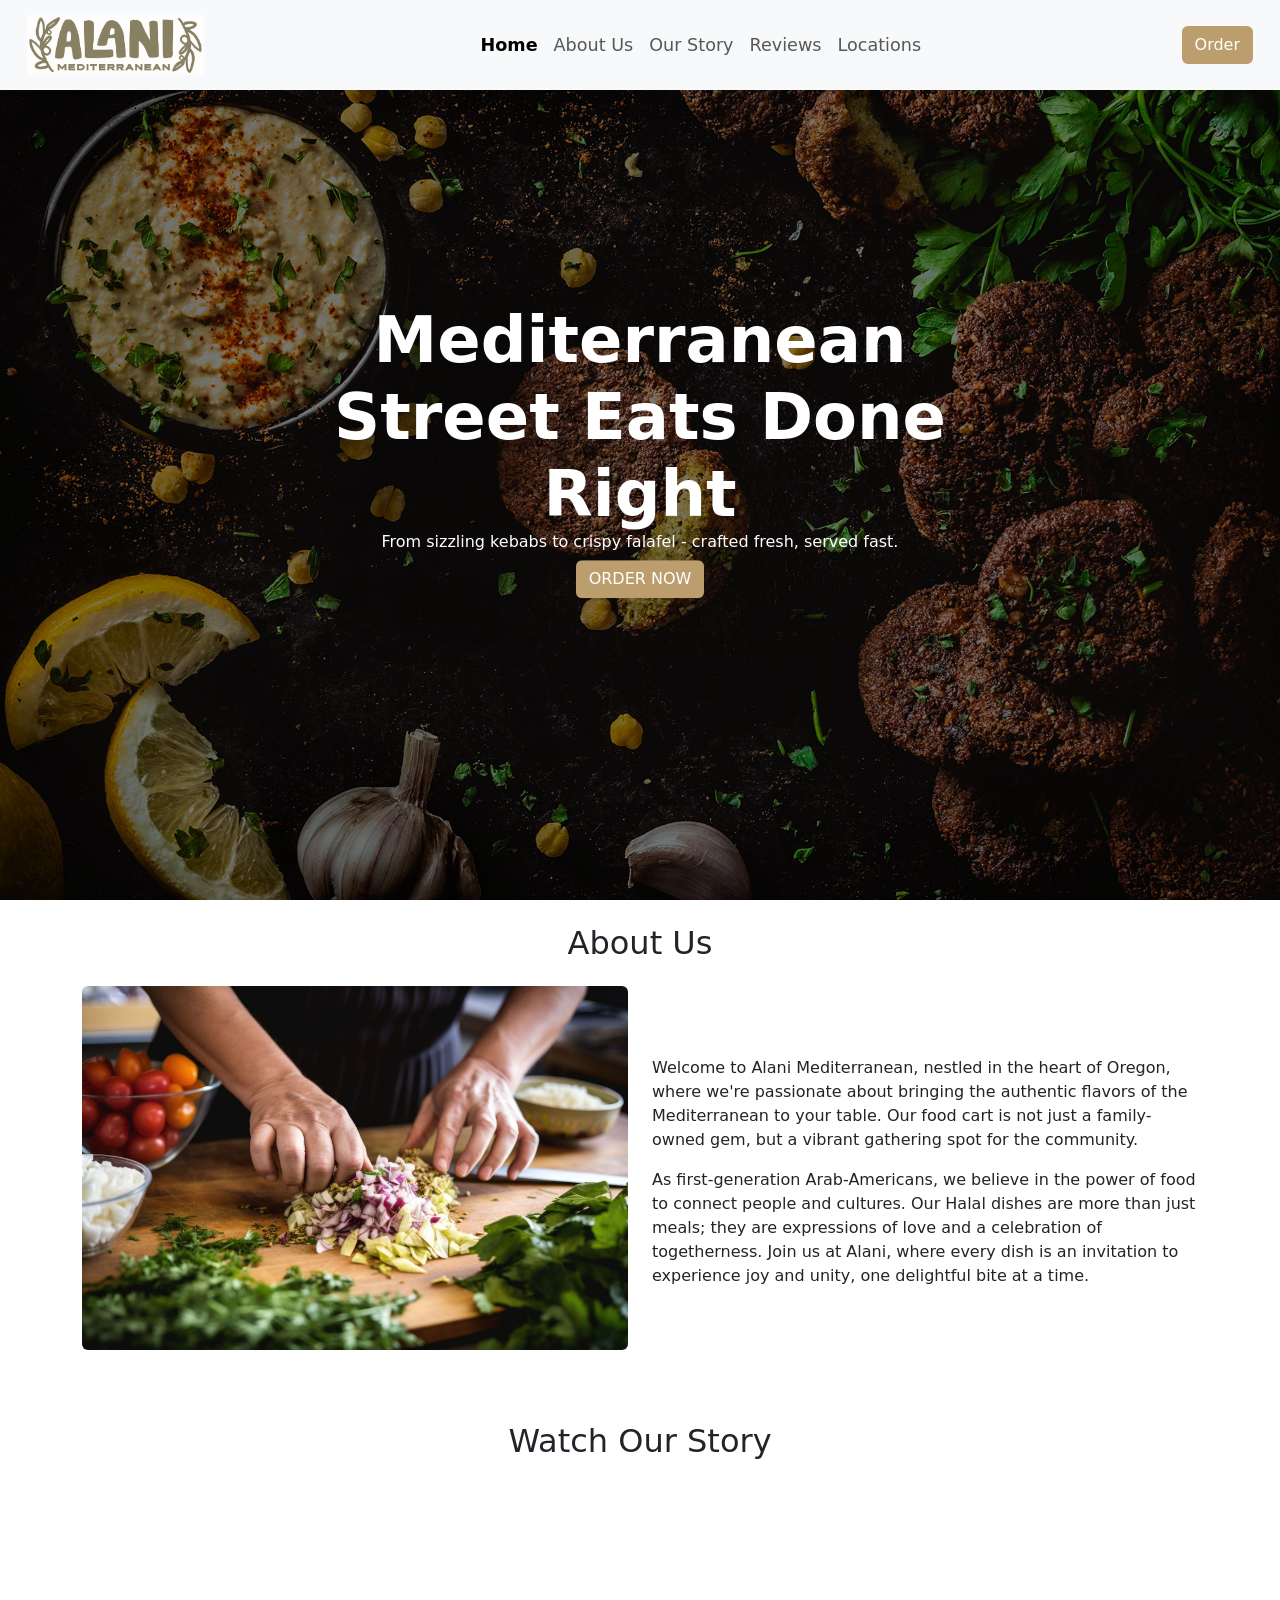
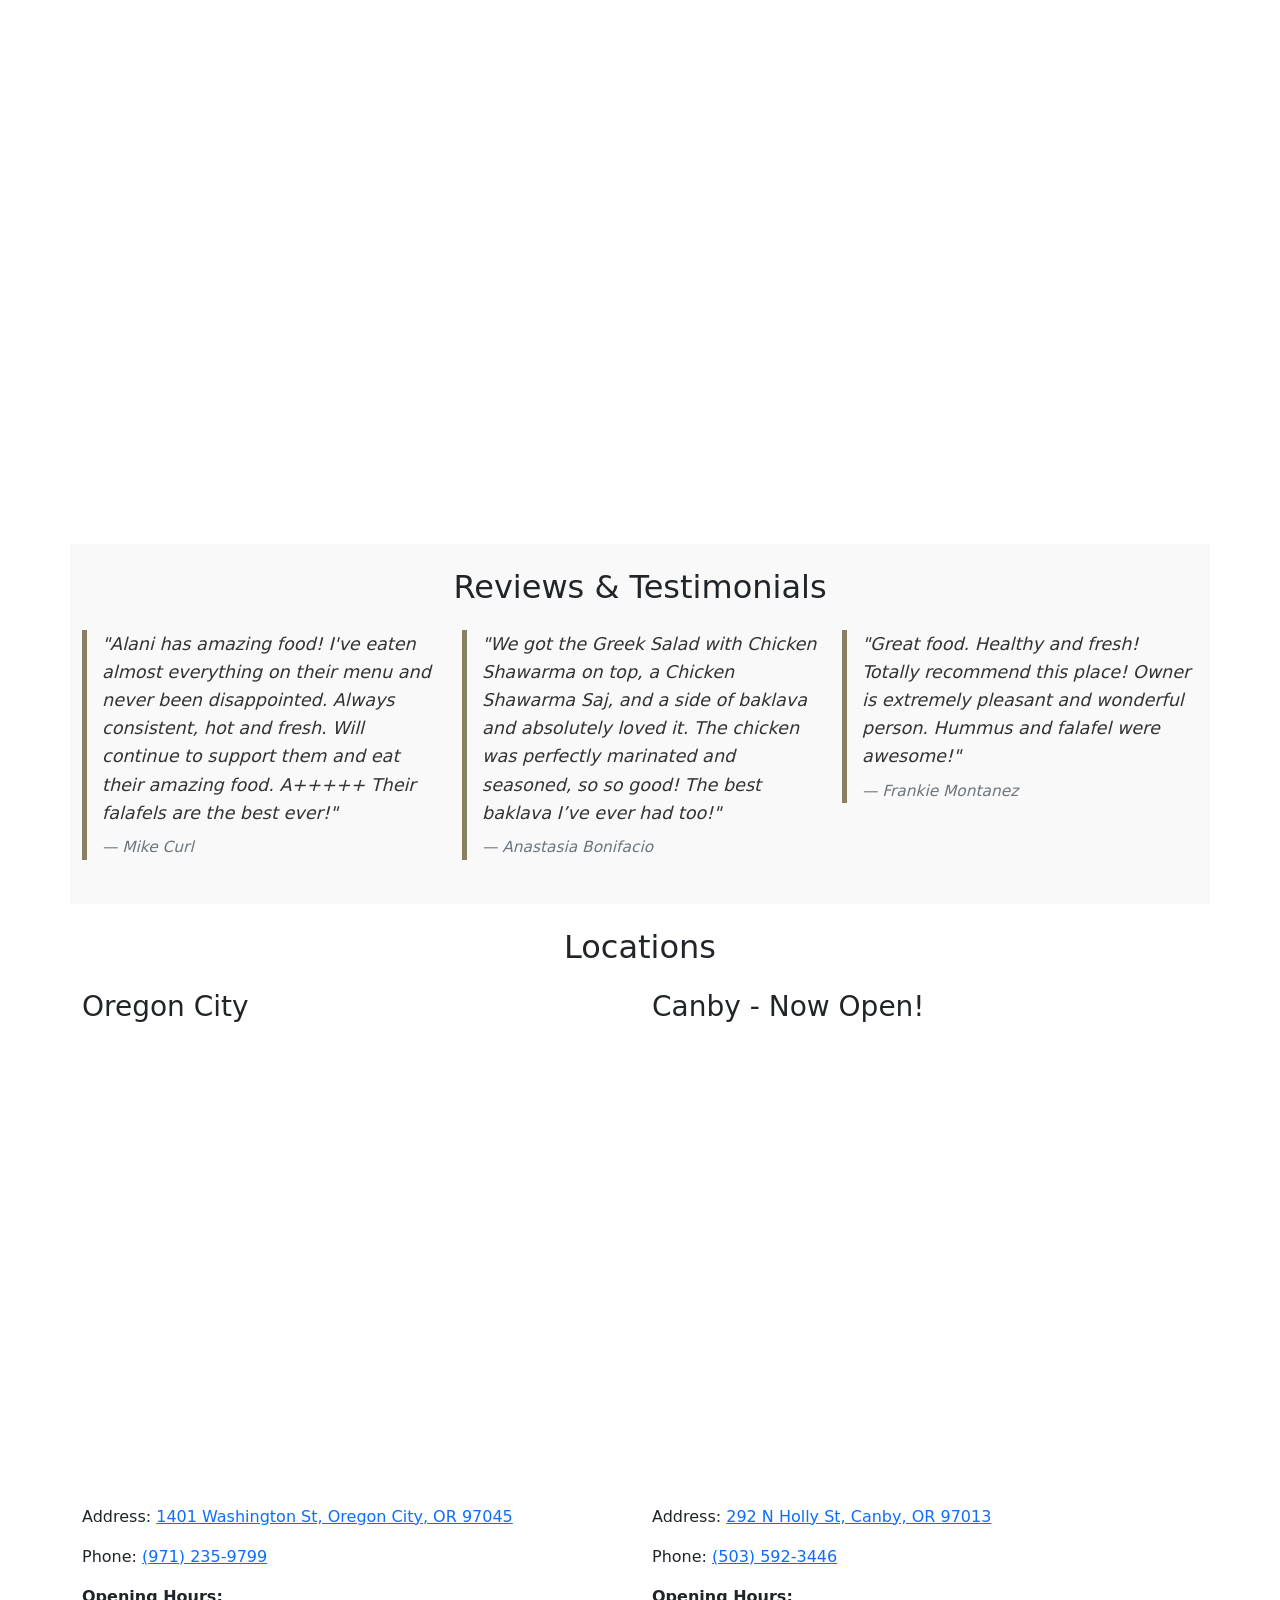
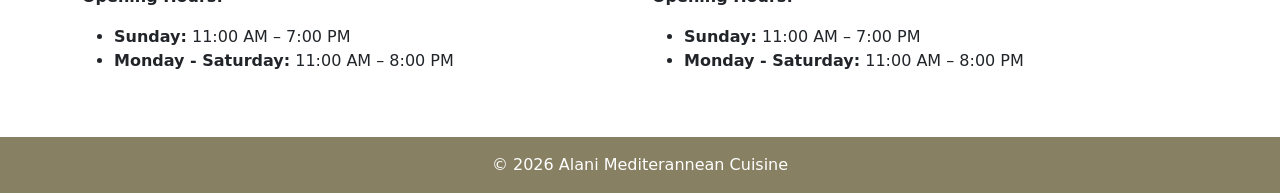
<file: index.html>
<!DOCTYPE html>
<html lang="en">
<head>
    <meta charset="UTF-8">
    <meta name="viewport" content="width=device-width, initial-scale=1.0">
    <meta name="description"
    content="Mediterranean Food Carts serving Halal family recipes. Owned by first-gen Arab-Americans. Located at Oregon City Brewing Company and Canby Beer Library.">

    <title>Alani Mediterranean | Food Carts in Oregon City and Canby</title>

    <!-- Bootstrap CSS, JS, and custom CSS -->
    <link href="bootstrap.min.css" rel="stylesheet">
    <link rel="stylesheet" href="styles.css">
    <script src="bootstrap.bundle.min.js" defer></script>

    <!-- Favicons -->
    <link rel="apple-touch-icon" sizes="180x180" href="assets/apple-touch-icon.png">
    <link rel="icon" type="image/png" sizes="32x32" href="assets/favicon-32x32.png">
    <link rel="icon" type="image/png" sizes="16x16" href="assets/favicon-16x16.png">
    <link rel="manifest" href="assets/site.webmanifest">
</head>
<body>
    <header>
        <!-- Navigation Bar -->
        <nav class="navbar navbar-expand-lg navbar-togglable fixed-top navbar-light bg-light">
            <div class="container-fluid">
                <!-- Logo -->
                <a class="navbar-brand" href="#">
                    <img src="assets/img/horizontal-logo-brand-new.jpg" alt="Alani Mediterranean Logo" height="40">
                </a>
                
                <!-- New Flex Container for Mobile Order Button and Toggler -->
                <div class="d-flex align-items-center">
                    <!-- Order Button for Mobile View -->
                    <a class="btn order-btn order-button-mobile me-2" href="https://order.online/business/alani-mediterranean-799109" role="button">Order</a>
            
                    <!-- Toggler Button -->
                    <button class="navbar-toggler" type="button" data-bs-toggle="collapse" 
                            data-bs-target="#navbarNav" aria-controls="navbarNav" 
                            aria-expanded="false" aria-label="Toggle navigation">
                        <span class="navbar-toggler-icon"></span>
                    </button>
                </div>
        
                <!-- Navbar links -->
                <div class="collapse navbar-collapse justify-content-center" id="navbarNav">
                    <ul class="navbar-nav">
                        <li class="nav-item">
                            <a class="nav-link" href="#home">Home</a>
                        </li>
                        <li class="nav-item">
                            <a class="nav-link" href="#about-us">About Us</a>
                        </li>
                        <li class="nav-item">
                            <a class="nav-link" href="#our-story">Our Story</a>
                        </li>
                        <li class="nav-item">
                            <a class="nav-link" href="#reviews">Reviews</a>
                        </li>
                        <li class="nav-item">
                            <a class="nav-link" href="#locations">Locations</a>
                        </li>
                    </ul>
                </div>
        
                <!-- Order Button for Desktop View -->
                <a class="btn order-btn order-button-desktop" href="https://order.online/business/alani-mediterranean-799109" role="button">Order</a>
            </div>
        </nav>
    </header>

    <main>
        <!-- Home Section -->
        <section id="home">
            <!-- Overlay element over main image -->
            <div class="overlay"></div>
            <img src="assets/img/main.jpg" alt="Main Image" class="img-fluid w-100">
            
            <div class="header-text">
                <!-- Preheading -->
                <!-- <h6 class="text-xs">
                  <span class="text-primary">Café</span> / Restaurant
                </h6> -->
      
                <!-- Heading -->
                <h1 class="display-3 fw-bold mb-0">
                  Mediterranean Street Eats Done Right
                </h1>
      
                <!-- Subheading -->
                <h2 class="text-white-75 mb-7 fs-6">
                    From sizzling kebabs to crispy falafel - crafted fresh, served fast.
                </h2>
      
                <!-- Button -->
                <a class="btn order-btn mb-7 mb-md-0" href="https://order.online/business/alani-mediterranean-799109">
                  ORDER NOW
                </a>
            </div>
        </div>
        </section>
        
        <!-- About Us Section -->
        <section id="about-us" class="container py-4">
            <h2 class="text-center mb-4">About Us</h2>
            <div class="row align-items-center">
                <!-- Image Column -->
                <div class="col-lg-6 mb-4">
                    <img src="assets/img/about-us.jpg" alt="About Us" class="img-fluid rounded">
                </div>
                
                <!-- Text Column -->
                <div class="col-lg-6">
                    <p>Welcome to Alani Mediterranean, nestled in the heart of Oregon, where we're passionate about bringing the authentic flavors of the Mediterranean to your table. Our food cart is not just a family-owned gem, but a vibrant gathering spot for the community.</p>
                    <p>As first-generation Arab-Americans, we believe in the power of food to connect people and cultures. Our Halal dishes are more than just meals; they are expressions of love and a celebration of togetherness. Join us at Alani, where every dish is an invitation to experience joy and unity, one delightful bite at a time.</p>
                </div>
            </div>
        </section>

        <!-- Our Story Section -->
        <section id="our-story" class="container py-4">
            <h2 class="text-center mb-4">Watch Our Story</h2>
            <div class="row">
                <div class="col-12"> <!-- Updated class to take full width -->
                    <!-- Embed YouTube Video -->
                    <iframe width="100%" height="auto" src="https://www.youtube.com/embed/lEvMk_0CDlM?si=6AauVFbX7jT-zfp7" title="YouTube video player" frameborder="0" allow="accelerometer; autoplay; clipboard-write; encrypted-media; gyroscope; picture-in-picture" allowfullscreen style="aspect-ratio: 16 / 9;"></iframe>
                </div>
            </div>
        </section>

        <!-- Reviews/Testimonials Section -->
        <section id="reviews" class="container py-4">
            <h2 class="text-center mb-4">Reviews & Testimonials</h2>
            <div class="row">
                <!-- First Review -->
                <div class="col-lg-4">
                    <blockquote class="blockquote">
                        "Alani has amazing food! I've eaten almost everything on their menu and never been disappointed. Always consistent, hot and fresh.  Will continue to support them and eat their amazing food. A+++++
                        Their falafels are the best ever!"
                        <footer class="blockquote-footer mt-2">Mike Curl</footer>
                    </blockquote>
                </div>

                <!-- Second Review -->
                <div class="col-lg-4">
                    <blockquote class="blockquote">
                        "We got the Greek Salad with Chicken Shawarma on top, a Chicken Shawarma Saj, and a side of baklava and absolutely loved it. The chicken was perfectly marinated and seasoned, so so good! The best baklava I’ve ever had too!"
                        <footer class="blockquote-footer mt-2">Anastasia Bonifacio</footer>
                    </blockquote>
                </div>

                <!-- Third Review -->
                <div class="col-lg-4">
                    <blockquote class="blockquote">
                        "Great food. Healthy and fresh! Totally recommend this place! Owner is extremely pleasant and wonderful person. Hummus and falafel were awesome!"
                        <footer class="blockquote-footer mt-2">Frankie Montanez</footer>
                    </blockquote>
                </div>
            </div>
        </section>




        <!-- Locations Section -->
        <section id="locations" class="container py-4">
            <h2 class="text-center mb-4">Locations</h2>
            
            <div class="row">
                <!-- Google Maps Embed Oregon City -->
                <div class="col-12 col-lg-6 mb-4">
                    <h3>Oregon City</h3>
                    <iframe class="responsive-map" src="https://www.google.com/maps/embed?pb=!1m18!1m12!1m3!1d2803.355396086081!2d-122.60274972373156!3d45.36182297107244!2m3!1f0!2f0!3f0!3m2!1i1024!2i768!4f13.1!3m3!1m2!1s0x54950ba92ebb0003%3A0xd765152a50509a02!2sAlani%20Food%20Cart!5e0!3m2!1sen!2sus!4v1704487600923!5m2!1sen!2sus&zoom=9" 
                        style="border:0;" allowfullscreen="" loading="lazy" referrerpolicy="no-referrer-when-downgrade"></iframe>
                    <p class="mt-3">
                        Address: <a href="https://maps.app.goo.gl/pPR1YCFwHn9PLgpj9" target="_blank">1401 Washington St, Oregon City, OR 97045</a>
                    </p>
                    <p>
                        Phone: <a href="tel:+19712359799">(971) 235-9799</a>
                    </p>
                    <p class="fw-bold">Opening Hours:</p>
                    <ul>
                        <li><strong>Sunday:</strong> 11:00 AM – 7:00 PM</li>
                        <li><strong>Monday - Saturday:</strong> 11:00 AM – 8:00 PM</li>
                    </ul>
                </div>
                
                <!-- Google Maps Embed Canby -->
                <div class="col-12 col-lg-6 mb-4">
                    <h3>Canby - Now Open!</h3>
                    <iframe class="responsive-map" src="https://www.google.com/maps/embed?pb=!1m18!1m12!1m3!1d2808.206180378866!2d-122.69764678472671!3d45.26384279999999!2m3!1f0!2f0!3f0!3m2!1i1024!2i768!4f13.1!3m3!1m2!1s0x549565f7d516ae29%3A0xa307c9ea85058a9c!2sAlani%20Mediterranean!5e0!3m2!1sen!2sus!4v1730239820900!5m2!1sen!2sus"
                        style="border:0;" allowfullscreen="" loading="lazy" referrerpolicy="no-referrer-when-downgrade"></iframe>
                    <p class="mt-3">
                        Address: <a href="https://maps.app.goo.gl/qBENzmbaugbENJjv9" target="_blank">292 N Holly St, Canby, OR 97013</a>
                    </p>
                    <p>
                        Phone: <a href="tel:+15035923446">(503) 592-3446</a>
                    </p>
                    <p class="fw-bold">Opening Hours:</p>
                    <ul>
                        <li><strong>Sunday:</strong> 11:00 AM – 7:00 PM</li>
                        <li><strong>Monday - Saturday:</strong> 11:00 AM – 8:00 PM</li>
                    </ul>
                </div>
                </div>
            </div>
        </section>
    </main>

    <!-- Footer -->
    <footer class="bg-light text-center text-lg-start">
        <!-- Copyright -->
        <div class="text-center p-3 footer-background">
            &#169; <span id="current-year"></span> Alani Mediterannean Cuisine
        </div>
    </footer>

    <script src="main.js"></script>
    
</body>
</html>
</file>
<file: styles.css>
/* Desktop view */
.order-button-desktop {
    display: none; /* Hidden by default, will be shown in larger screens */
}

/* Mobile view */
.order-button-mobile {
    display: inline-block; /* Shown by default, will be hidden in larger screens */
}

/* Custom Navbar Styling */
.navbar {
    padding: 10px 15px; /* Increase top and bottom padding */
    font-size: 1.1rem; /* Increase font size if needed */
}

/* Adjust the size of the navbar brand/logo */
.navbar-brand img {
    height: 60px; /* Adjust the height of your logo */
}

/* Adjust the navbar link padding for larger navbar */
.navbar-nav .nav-item .nav-link {
    padding-top: 10px;
    padding-bottom: 10px;
}

.maps-container {
    display: flex;
    justify-content: space-around; /* Adjusts spacing between iframes */
    flex-wrap: wrap; /* Allows items to wrap onto the next line */
}

.responsive-map {
    width: 100%; /* Full width for all views */
    height: 450px; /* Adjust height as needed */
    border: 0;
}

#home {
    position: relative;
    height: 100vh; /* 100% of the viewport height */
    width: 100%; /* 100% of the viewport width */
    overflow: hidden; /* Prevents scrollbars if image is larger than viewport */
}

#home img {
    max-width: 100%; 
    height: 100%;
    object-fit: cover; /* Ensures the image covers the div without being stretched */
    object-position: center; /* Can adjust to different parts of image */
}

#home .text-button-container {
    position: absolute;
    top: 50%;
    left: 50%;
    transform: translate(-50%, -50%); /* Center the container */
    z-index: 10; /* Ensure it's above the image */
}

.overlay {
    position: absolute;
    top: 0;
    left: 0;
    right: 0;
    bottom: 0;
    background-color: rgba(0, 0, 0, 0.5); /* Black color with 50% opacity */
    z-index: 1; /* Ensures the overlay is above the image, but below the text */
}

.header-text {
    position: absolute;
    top: 50%;
    left: 50%;
    transform: translate(-50%, -50%);
    text-align: center;
    color: white;
    z-index: 2; /* Makes text above certain elements */
}

section {
    scroll-margin-top: 80px; /* Navbar's height */
}

.footer-background {
    background-color: #878063; /* Black background */
    color: #fff; /* White text */
}

#about, #reviews {
    background-color: #f9f9f9;
}

#about p, #reviews blockquote {
    font-size: 1.1rem;
    line-height: 1.6;
    color: #333;
    margin-bottom: 20px;
}

#reviews blockquote {
    font-style: italic;
    border-left: 5px solid #878063;
    padding-left: 15px;
}

#about img {
    max-width: 100%;
    height: auto;
    border-radius: 10px; /* Adds a slight roundness to the corners of the image */
    box-shadow: 0 4px 8px rgba(0,0,0,0.1); /* Adds a subtle shadow to the image */
}

.nav-link.active {
    font-weight: bold;
}

.order-btn {
    background-color: #bc9d6e;
    /* background-color: #878063; */
    color: white;
    /* border: 2px solid #yourBorderColor; */
}
  
.order-btn:hover {
    background-color: #b79664;
    color: white;
}
  


/* Red line for testing */
/* * {
    border: 1px solid red;
} */
    
/* Large devices (desktops, 1024px and up) */
@media (min-width: 992px) {
    .order-button-desktop {
        display: inline-block; /* Show for desktops and larger screens */
    }
    .order-button-mobile {
        display: none; /* Hide for desktops and larger screens */
    }
}

/* Styles for screens less than 768px wide */
@media (max-width: 767px) {
    .responsive-map {
        height: 250px; /* Reduced height for smaller screens */
    }
}
</file>
